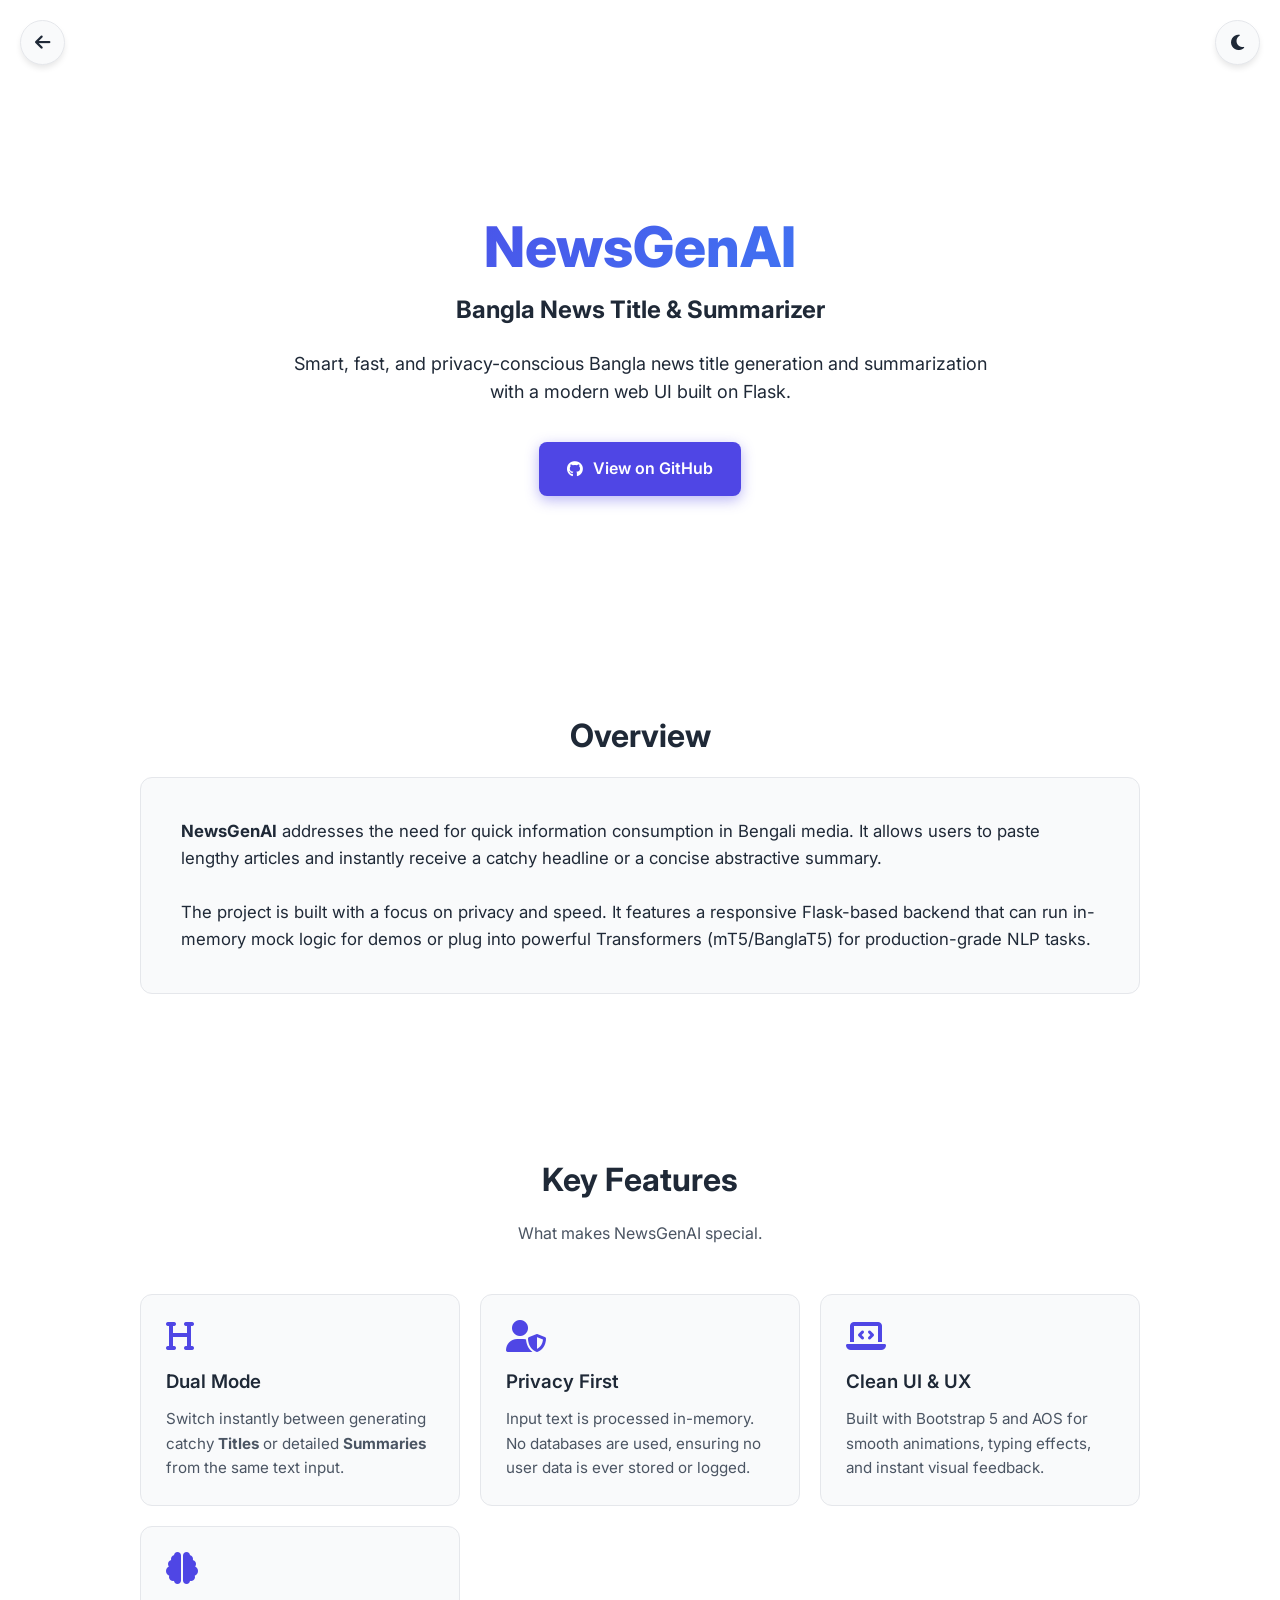
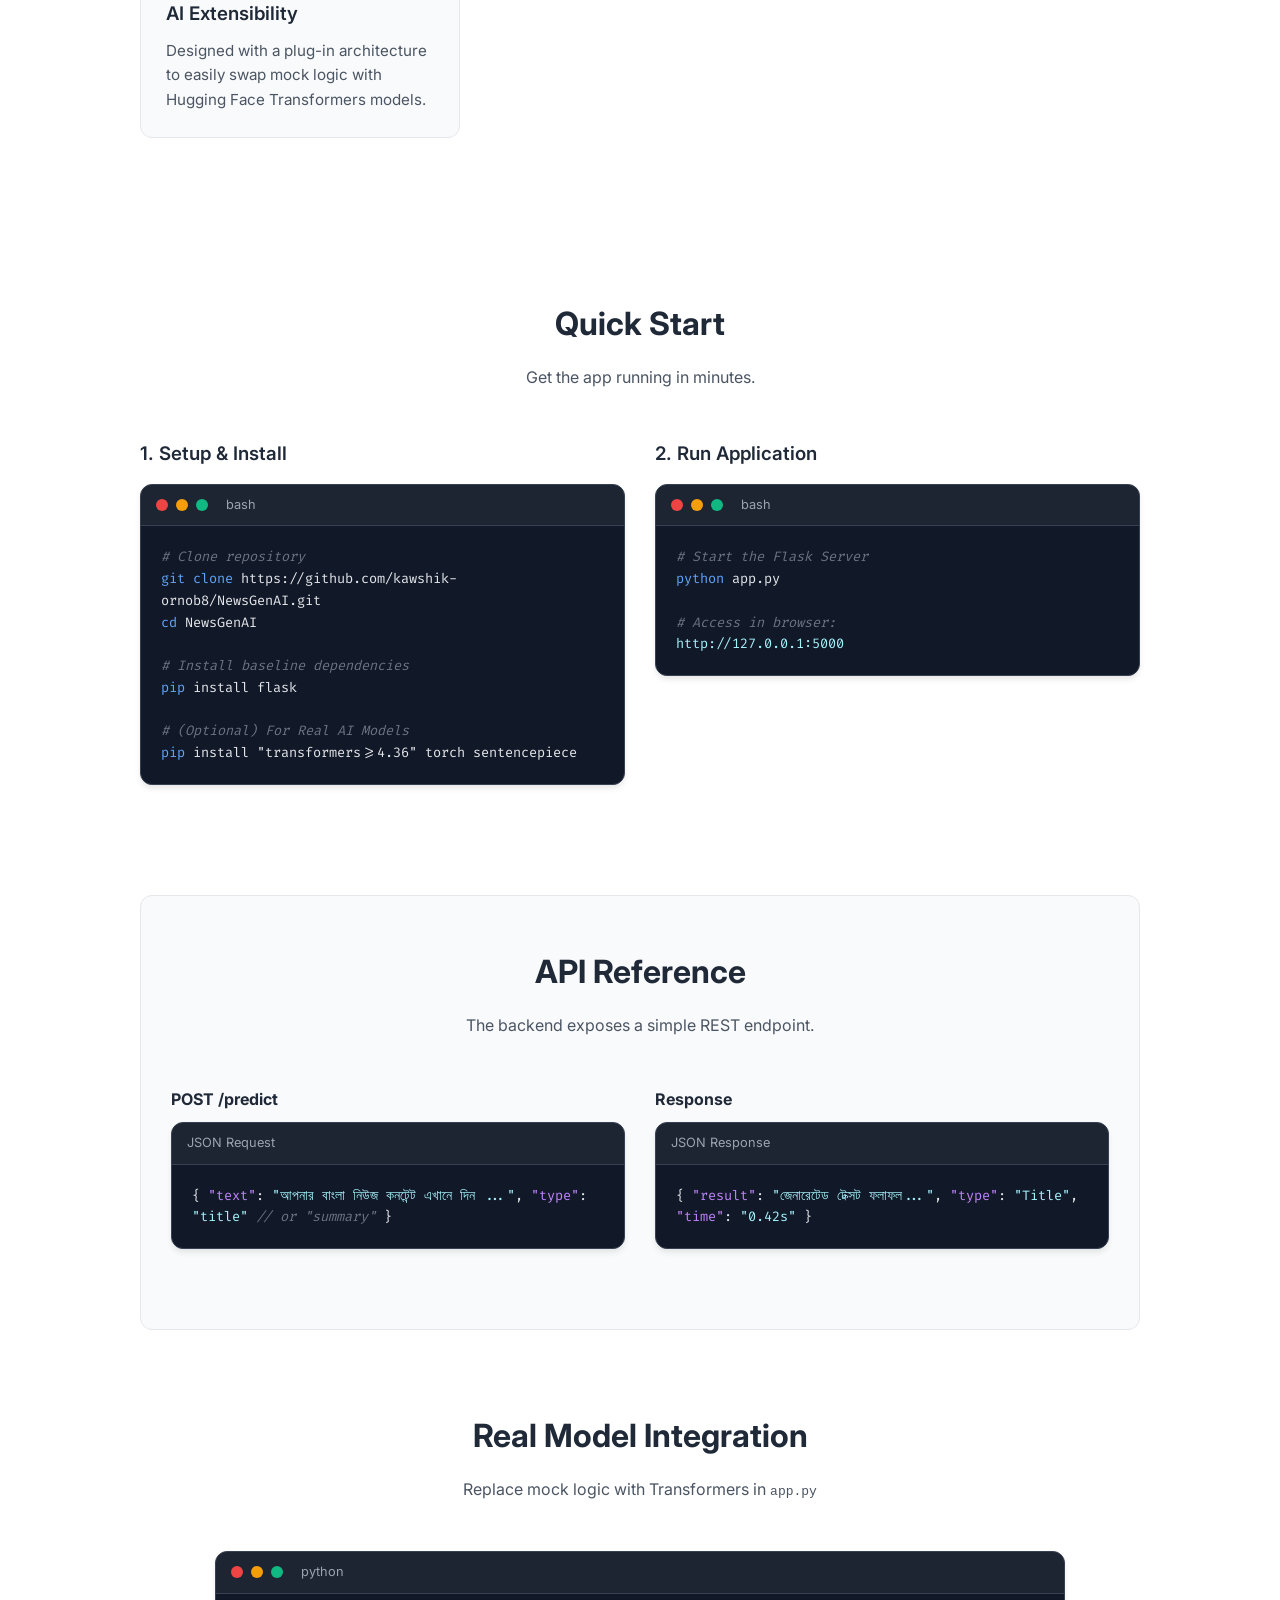
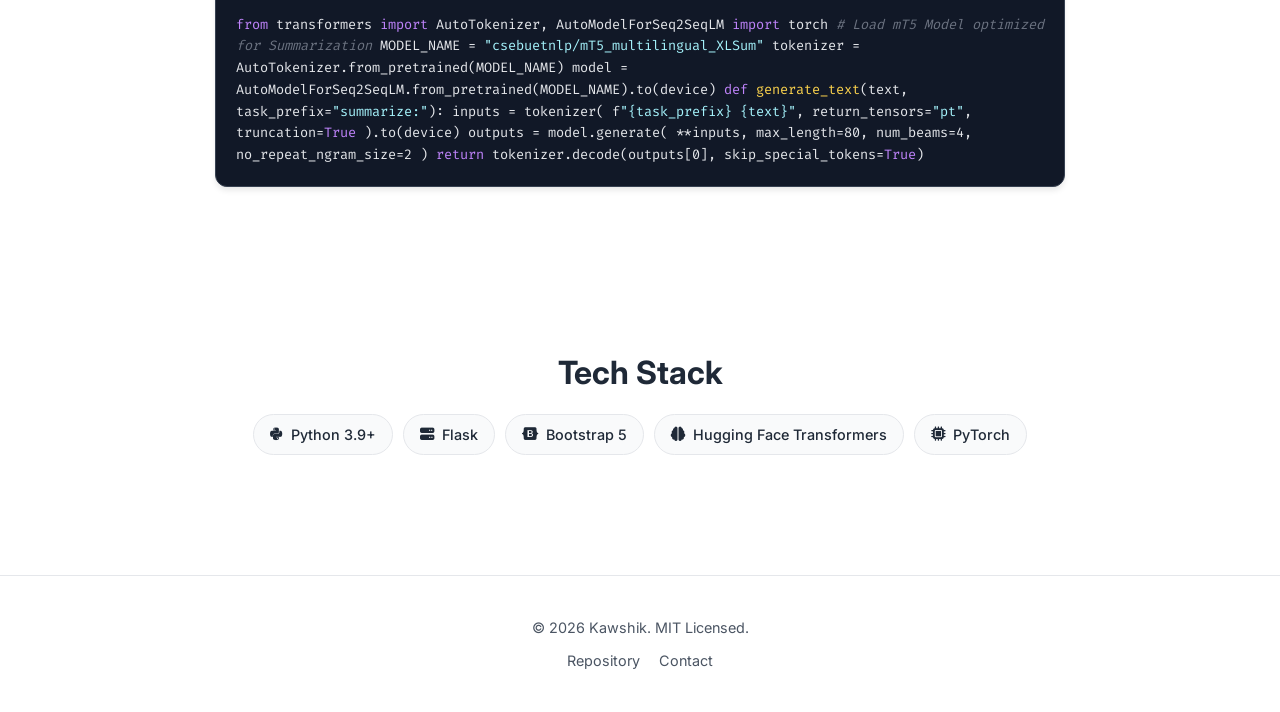
<file: index.html>
<!DOCTYPE html>
<html lang="en">
<head>
    <meta charset="UTF-8">
    <meta name="viewport" content="width=device-width, initial-scale=1.0, maximum-scale=1.0, user-scalable=no">
    <title>NewsGenAI – Bangla News Title & Summarizer | Kawshik</title>
    <meta name="description" content="Smart, fast, and privacy-conscious Bangla news title generation and summarization with a modern web UI built on Flask.">
    <meta name="keywords" content="Bangla NLP, News Summarizer, Flask, Python, Transformers, AI, Machine Learning, Kawshik Projects">
    <meta name="author" content="Kawshik">

    <link rel="preconnect" href="https://fonts.googleapis.com">
    <link rel="preconnect" href="https://fonts.gstatic.com" crossorigin>
    <link href="https://fonts.googleapis.com/css2?family=Inter:wght@300;400;500;600;700&family=Fira+Code:wght@400;500&display=swap" rel="stylesheet">
    <link rel="stylesheet" href="https://cdnjs.cloudflare.com/ajax/libs/font-awesome/6.4.0/css/all.min.css">
    <link rel="icon" type="image/webp" href="/favicon.webp">

    <style>
        /* =========================================
           CSS Variables (Blue/Indigo Theme for News App)
        ========================================== */
        :root {
            --primary-color: #4f46e5; /* Indigo-600 */
            --primary-hover: #4338ca; /* Indigo-700 */
            --accent-color: #3b82f6;  /* Blue-500 */
            --bg-color: #ffffff;
            --text-color: #1f2937;
            --text-muted: #4b5563;
            --card-bg: #f9fafb;
            --border-color: #e5e7eb;
            --code-bg: #111827; /* Dark Gray/Black */
            --code-text: #e5e7eb;
            --shadow: 0 4px 6px -1px rgba(0, 0, 0, 0.1);
            --transition: all 0.3s ease;
            --radius: 12px;
        }

        [data-theme="dark"] {
            --bg-color: #0f172a;
            --text-color: #f3f4f6;
            --text-muted: #9ca3af;
            --card-bg: #1e293b;
            --border-color: #374151;
            --code-bg: #020617;
        }

        * { margin: 0; padding: 0; box-sizing: border-box; }
        
        body {
            font-family: 'Inter', sans-serif;
            background-color: var(--bg-color);
            color: var(--text-color);
            line-height: 1.6;
            transition: background-color 0.3s, color 0.3s;
            -webkit-tap-highlight-color: transparent;
        }

        a { text-decoration: none; color: inherit; }
        ul { list-style: none; }
        
        /* Floating Navigation Buttons */
        .float-btn {
            position: fixed;
            top: 20px;
            width: 45px;
            height: 45px;
            display: flex;
            align-items: center;
            justify-content: center;
            background: var(--card-bg);
            border: 1px solid var(--border-color);
            color: var(--text-color);
            border-radius: 50%;
            cursor: pointer;
            z-index: 1000;
            box-shadow: var(--shadow);
            transition: var(--transition);
            font-size: 1.1rem;
        }
        .float-btn:hover { transform: scale(1.1); border-color: var(--primary-color); color: var(--primary-color); }
        .back-home { left: 20px; }
        .theme-toggle { right: 20px; }

        /* Layout */
        .container {
            max-width: 1000px;
            margin: 0 auto;
            padding: 0 20px;
        }

        .section-padding { padding: 80px 0; }
        
        .section-title {
            font-size: 2rem;
            font-weight: 700;
            margin-bottom: 1rem;
            text-align: center;
        }
        
        .section-subtitle {
            text-align: center;
            color: var(--text-muted);
            margin-bottom: 3rem;
            max-width: 600px;
            margin: 0 auto 3rem auto;
        }

        /* Hero Section */
        .hero {
            min-height: 70vh;
            display: flex;
            align-items: center;
            justify-content: center;
            text-align: center;
            padding-top: 80px;
        }

        .hero-content h1 {
            font-size: 3.5rem;
            font-weight: 800;
            margin-bottom: 10px;
            /* Gradient for Title */
            background: linear-gradient(135deg, var(--primary-color), var(--accent-color));
            -webkit-background-clip: text;
            -webkit-text-fill-color: transparent;
            line-height: 1.2;
        }

        .hero-desc {
            max-width: 700px;
            margin: 20px auto 35px;
            font-size: 1.125rem;
            color: var(--text-color);
        }

        .btn-group {
            display: flex;
            gap: 15px;
            justify-content: center;
        }

        .btn {
            padding: 14px 28px;
            border-radius: 8px;
            font-weight: 600;
            transition: var(--transition);
            display: inline-flex;
            align-items: center;
            justify-content: center;
            gap: 10px;
            font-size: 1rem;
            border: none;
            cursor: pointer;
        }

        .btn-primary {
            background-color: var(--primary-color);
            color: white;
            box-shadow: 0 4px 14px 0 rgba(79, 70, 229, 0.4);
        }
        .btn-primary:hover { background-color: var(--primary-hover); transform: translateY(-2px); }

        /* Overview Content */
        .overview-content {
            background: var(--card-bg);
            padding: 40px;
            border-radius: var(--radius);
            border: 1px solid var(--border-color);
            font-size: 1.05rem;
        }

        /* Features Grid */
        .features-grid {
            display: grid;
            grid-template-columns: repeat(auto-fit, minmax(280px, 1fr));
            gap: 20px;
        }

        .feature-card {
            background: var(--card-bg);
            padding: 25px;
            border-radius: var(--radius);
            border: 1px solid var(--border-color);
            transition: var(--transition);
        }

        .feature-card:hover {
            transform: translateY(-5px);
            border-color: var(--primary-color);
        }

        .feature-icon {
            font-size: 2rem;
            color: var(--primary-color);
            margin-bottom: 15px;
        }
        
        .feature-card h3 { margin-bottom: 10px; font-weight: 600; }
        .feature-card p { font-size: 0.95rem; color: var(--text-muted); }

        /* Code & Terminal Section */
        .terminal-window {
            background: var(--code-bg);
            border-radius: var(--radius);
            border: 1px solid #374151;
            overflow: hidden;
            margin-bottom: 30px;
            box-shadow: var(--shadow);
        }

        .terminal-header {
            background: rgba(255, 255, 255, 0.05);
            padding: 10px 15px;
            display: flex;
            align-items: center;
            gap: 8px;
            border-bottom: 1px solid #374151;
        }

        .dot { width: 12px; height: 12px; border-radius: 50%; }
        .dot-red { background: #ef4444; }
        .dot-yellow { background: #f59e0b; }
        .dot-green { background: #10b981; }

        .code-block {
            padding: 20px;
            font-family: 'Fira Code', monospace;
            color: var(--code-text);
            font-size: 0.85rem;
            overflow-x: auto;
            line-height: 1.6;
        }

        .code-comment { color: #6b7280; font-style: italic; }
        .code-command { color: #60a5fa; } /* Blue for commands */
        .code-string { color: #a5f3fc; }  /* Cyan for strings */
        .code-keyword { color: #c084fc; } /* Purple for keywords */
        .code-func { color: #fcd34d; }    /* Yellow for functions */

        /* Two Column Layout for Code */
        .dual-code-grid {
            display: grid;
            grid-template-columns: 1fr;
            gap: 30px;
        }
        
        @media(min-width: 900px) {
            .dual-code-grid { grid-template-columns: 1fr 1fr; }
        }

        /* Tech Badges */
        .tech-container { display: flex; flex-wrap: wrap; justify-content: center; gap: 10px; }
        .tech-badge {
            background: var(--card-bg);
            border: 1px solid var(--border-color);
            padding: 8px 16px;
            border-radius: 50px;
            font-weight: 500;
            font-size: 0.9rem;
            display: flex; align-items: center; gap: 8px;
        }

        /* Mobile Adjustments */
        @media (max-width: 768px) {
            .container { padding: 0 16px; }
            .section-padding { padding: 50px 0; }
            .hero-content h1 { font-size: 2.5rem; }
            .btn-group { flex-direction: column; gap: 12px; }
            .btn { width: 100%; }
            .float-btn { top: 15px; width: 40px; height: 40px; font-size: 1rem; }
            .back-home { left: 15px; }
            .theme-toggle { right: 15px; }
        }

        .fade-in { opacity: 0; transform: translateY(20px); transition: opacity 0.6s ease-out, transform 0.6s ease-out; }
        .fade-in.visible { opacity: 1; transform: translateY(0); }

        footer { text-align: center; padding: 40px 20px; border-top: 1px solid var(--border-color); color: var(--text-muted); margin-top: 40px; font-size: 0.9rem; }
    </style>
</head>
<body class="light-mode">

    <a href="https://kawshik.dev" class="float-btn back-home" aria-label="Back to Portfolio">
        <i class="fas fa-arrow-left"></i>
    </a>
    <button id="theme-toggle" class="float-btn theme-toggle" aria-label="Toggle Dark Mode">
        <i class="fas fa-moon"></i>
    </button>

    <header class="hero fade-in">
        <div class="container hero-content">
            <h1>NewsGenAI</h1>
            <h2>Bangla News Title & Summarizer</h2>
            <p class="hero-desc">
                Smart, fast, and privacy-conscious Bangla news title generation and summarization with a modern web UI built on Flask.
            </p>
            <div class="btn-group">
                <a href="https://github.com/kawshik-ornob8/NewsGenAI" class="btn btn-primary" target="_blank">
                    <i class="fab fa-github"></i> View on GitHub
                </a>
            </div>
        </div>
    </header>

    <section class="section-padding container fade-in">
        <h2 class="section-title">Overview</h2>
        <div class="overview-content">
            <p>
                <strong>NewsGenAI</strong> addresses the need for quick information consumption in Bengali media. It allows users to paste lengthy articles and instantly receive a catchy headline or a concise abstractive summary.
            </p>
            <br>
            <p>
                The project is built with a focus on privacy and speed. It features a responsive Flask-based backend that can run in-memory mock logic for demos or plug into powerful Transformers (mT5/BanglaT5) for production-grade NLP tasks.
            </p>
        </div>
    </section>

    <section class="section-padding container fade-in">
        <h2 class="section-title">Key Features</h2>
        <p class="section-subtitle">What makes NewsGenAI special.</p>
        
        <div class="features-grid">
            <article class="feature-card">
                <i class="fas fa-heading feature-icon"></i>
                <h3>Dual Mode</h3>
                <p>Switch instantly between generating catchy <strong>Titles</strong> or detailed <strong>Summaries</strong> from the same text input.</p>
            </article>

            <article class="feature-card">
                <i class="fas fa-user-shield feature-icon"></i>
                <h3>Privacy First</h3>
                <p>Input text is processed in-memory. No databases are used, ensuring no user data is ever stored or logged.</p>
            </article>

            <article class="feature-card">
                <i class="fas fa-laptop-code feature-icon"></i>
                <h3>Clean UI & UX</h3>
                <p>Built with Bootstrap 5 and AOS for smooth animations, typing effects, and instant visual feedback.</p>
            </article>

            <article class="feature-card">
                <i class="fas fa-brain feature-icon"></i>
                <h3>AI Extensibility</h3>
                <p>Designed with a plug-in architecture to easily swap mock logic with Hugging Face Transformers models.</p>
            </article>
        </div>
    </section>

    <section class="section-padding container fade-in">
        <h2 class="section-title">Quick Start</h2>
        <p class="section-subtitle">Get the app running in minutes.</p>

        <div class="dual-code-grid">
            <div>
                <h3 style="margin-bottom: 15px; font-weight: 600;">1. Setup & Install</h3>
                <div class="terminal-window">
                    <div class="terminal-header">
                        <div class="dot dot-red"></div>
                        <div class="dot dot-yellow"></div>
                        <div class="dot dot-green"></div>
                        <span style="margin-left: 10px; font-size: 0.8rem; color: #9ca3af;">bash</span>
                    </div>
                    <div class="code-block">
                        <span class="code-comment"># Clone repository</span><br>
                        <span class="code-command">git clone</span> https://github.com/kawshik-ornob8/NewsGenAI.git<br>
                        <span class="code-command">cd</span> NewsGenAI<br><br>
                        <span class="code-comment"># Install baseline dependencies</span><br>
                        <span class="code-command">pip</span> install flask<br><br>
                        <span class="code-comment"># (Optional) For Real AI Models</span><br>
                        <span class="code-command">pip</span> install "transformers>=4.36" torch sentencepiece
                    </div>
                </div>
            </div>

            <div>
                <h3 style="margin-bottom: 15px; font-weight: 600;">2. Run Application</h3>
                <div class="terminal-window">
                    <div class="terminal-header">
                        <div class="dot dot-red"></div>
                        <div class="dot dot-yellow"></div>
                        <div class="dot dot-green"></div>
                        <span style="margin-left: 10px; font-size: 0.8rem; color: #9ca3af;">bash</span>
                    </div>
                    <div class="code-block">
                        <span class="code-comment"># Start the Flask Server</span><br>
                        <span class="code-command">python</span> app.py<br><br>
                        <span class="code-comment"># Access in browser:</span><br>
                        <span class="code-string">http://127.0.0.1:5000</span>
                    </div>
                </div>
            </div>
        </div>
    </section>

    <section class="section-padding container fade-in" style="background: var(--card-bg); border-radius: var(--radius); padding: 50px 30px; border: 1px solid var(--border-color);">
        <h2 class="section-title">API Reference</h2>
        <p class="section-subtitle">The backend exposes a simple REST endpoint.</p>

        <div class="dual-code-grid">
            <div>
                <h4 style="margin-bottom: 10px;">POST /predict</h4>
                <div class="terminal-window">
                    <div class="terminal-header"><span style="color: #9ca3af; font-size: 0.8rem;">JSON Request</span></div>
                    <div class="code-block">
{
  <span class="code-keyword">"text"</span>: <span class="code-string">"আপনার বাংলা নিউজ কনটেন্ট এখানে দিন ..."</span>,
  <span class="code-keyword">"type"</span>: <span class="code-string">"title"</span> <span class="code-comment">// or "summary"</span>
}
                    </div>
                </div>
            </div>

            <div>
                <h4 style="margin-bottom: 10px;">Response</h4>
                <div class="terminal-window">
                    <div class="terminal-header"><span style="color: #9ca3af; font-size: 0.8rem;">JSON Response</span></div>
                    <div class="code-block">
{
  <span class="code-keyword">"result"</span>: <span class="code-string">"জেনারেটেড টেক্সট ফলাফল..."</span>,
  <span class="code-keyword">"type"</span>: <span class="code-string">"Title"</span>,
  <span class="code-keyword">"time"</span>: <span class="code-string">"0.42s"</span>
}
                    </div>
                </div>
            </div>
        </div>
    </section>

    <section class="section-padding container fade-in">
        <h2 class="section-title">Real Model Integration</h2>
        <p class="section-subtitle">Replace mock logic with Transformers in <code>app.py</code></p>
        
        <div class="terminal-window" style="max-width: 850px; margin: 0 auto;">
            <div class="terminal-header">
                <div class="dot dot-red"></div><div class="dot dot-yellow"></div><div class="dot dot-green"></div>
                <span style="margin-left: 10px; font-size: 0.8rem; color: #9ca3af;">python</span>
            </div>
            <div class="code-block">
<span class="code-keyword">from</span> transformers <span class="code-keyword">import</span> AutoTokenizer, AutoModelForSeq2SeqLM
<span class="code-keyword">import</span> torch

<span class="code-comment"># Load mT5 Model optimized for Summarization</span>
MODEL_NAME = <span class="code-string">"csebuetnlp/mT5_multilingual_XLSum"</span>
tokenizer = AutoTokenizer.from_pretrained(MODEL_NAME)
model = AutoModelForSeq2SeqLM.from_pretrained(MODEL_NAME).to(device)

<span class="code-keyword">def</span> <span class="code-func">generate_text</span>(text, task_prefix=<span class="code-string">"summarize:"</span>):
    inputs = tokenizer(
        f<span class="code-string">"{task_prefix} {text}"</span>, return_tensors=<span class="code-string">"pt"</span>, truncation=<span class="code-keyword">True</span>
    ).to(device)

    outputs = model.generate(
        **inputs, 
        max_length=80, 
        num_beams=4, 
        no_repeat_ngram_size=2
    )
    <span class="code-keyword">return</span> tokenizer.decode(outputs[0], skip_special_tokens=<span class="code-keyword">True</span>)
            </div>
        </div>
    </section>

    <section class="section-padding container fade-in">
        <h2 class="section-title">Tech Stack</h2>
        <div class="tech-container">
            <div class="tech-badge"><i class="fab fa-python"></i> Python 3.9+</div>
            <div class="tech-badge"><i class="fas fa-server"></i> Flask</div>
            <div class="tech-badge"><i class="fab fa-bootstrap"></i> Bootstrap 5</div>
            <div class="tech-badge"><i class="fas fa-brain"></i> Hugging Face Transformers</div>
            <div class="tech-badge"><i class="fas fa-microchip"></i> PyTorch</div>
        </div>
    </section>

    <footer class="fade-in">
        <p>&copy; 2026 Kawshik. MIT Licensed.</p>
        <p style="margin-top: 10px;">
            <a href="https://github.com/kawshik-ornob8/NewsGenAI" target="_blank" style="margin-right: 15px;">Repository</a>
            <a href="mailto:contact@kawshik.dev">Contact</a>
        </p>
    </footer>

    <script>
        // --- Dark Mode Logic ---
        const toggleButton = document.getElementById('theme-toggle');
        const icon = toggleButton.querySelector('i');
        const currentTheme = localStorage.getItem('theme');

        if (currentTheme === 'dark') {
            document.documentElement.setAttribute('data-theme', 'dark');
            icon.classList.remove('fa-moon');
            icon.classList.add('fa-sun');
        }

        toggleButton.addEventListener('click', () => {
            let theme = document.documentElement.getAttribute('data-theme');
            if (theme === 'dark') {
                document.documentElement.setAttribute('data-theme', 'light');
                localStorage.setItem('theme', 'light');
                icon.classList.remove('fa-sun');
                icon.classList.add('fa-moon');
            } else {
                document.documentElement.setAttribute('data-theme', 'dark');
                localStorage.setItem('theme', 'dark');
                icon.classList.remove('fa-moon');
                icon.classList.add('fa-sun');
            }
        });

        // --- Scroll Animation Logic ---
        const observer = new IntersectionObserver((entries) => {
            entries.forEach(entry => {
                if (entry.isIntersecting) {
                    entry.target.classList.add('visible');
                    observer.unobserve(entry.target);
                }
            });
        }, { threshold: 0.1 });

        document.querySelectorAll('.fade-in').forEach(el => observer.observe(el));
    </script>
</body>
</html>
</file>
